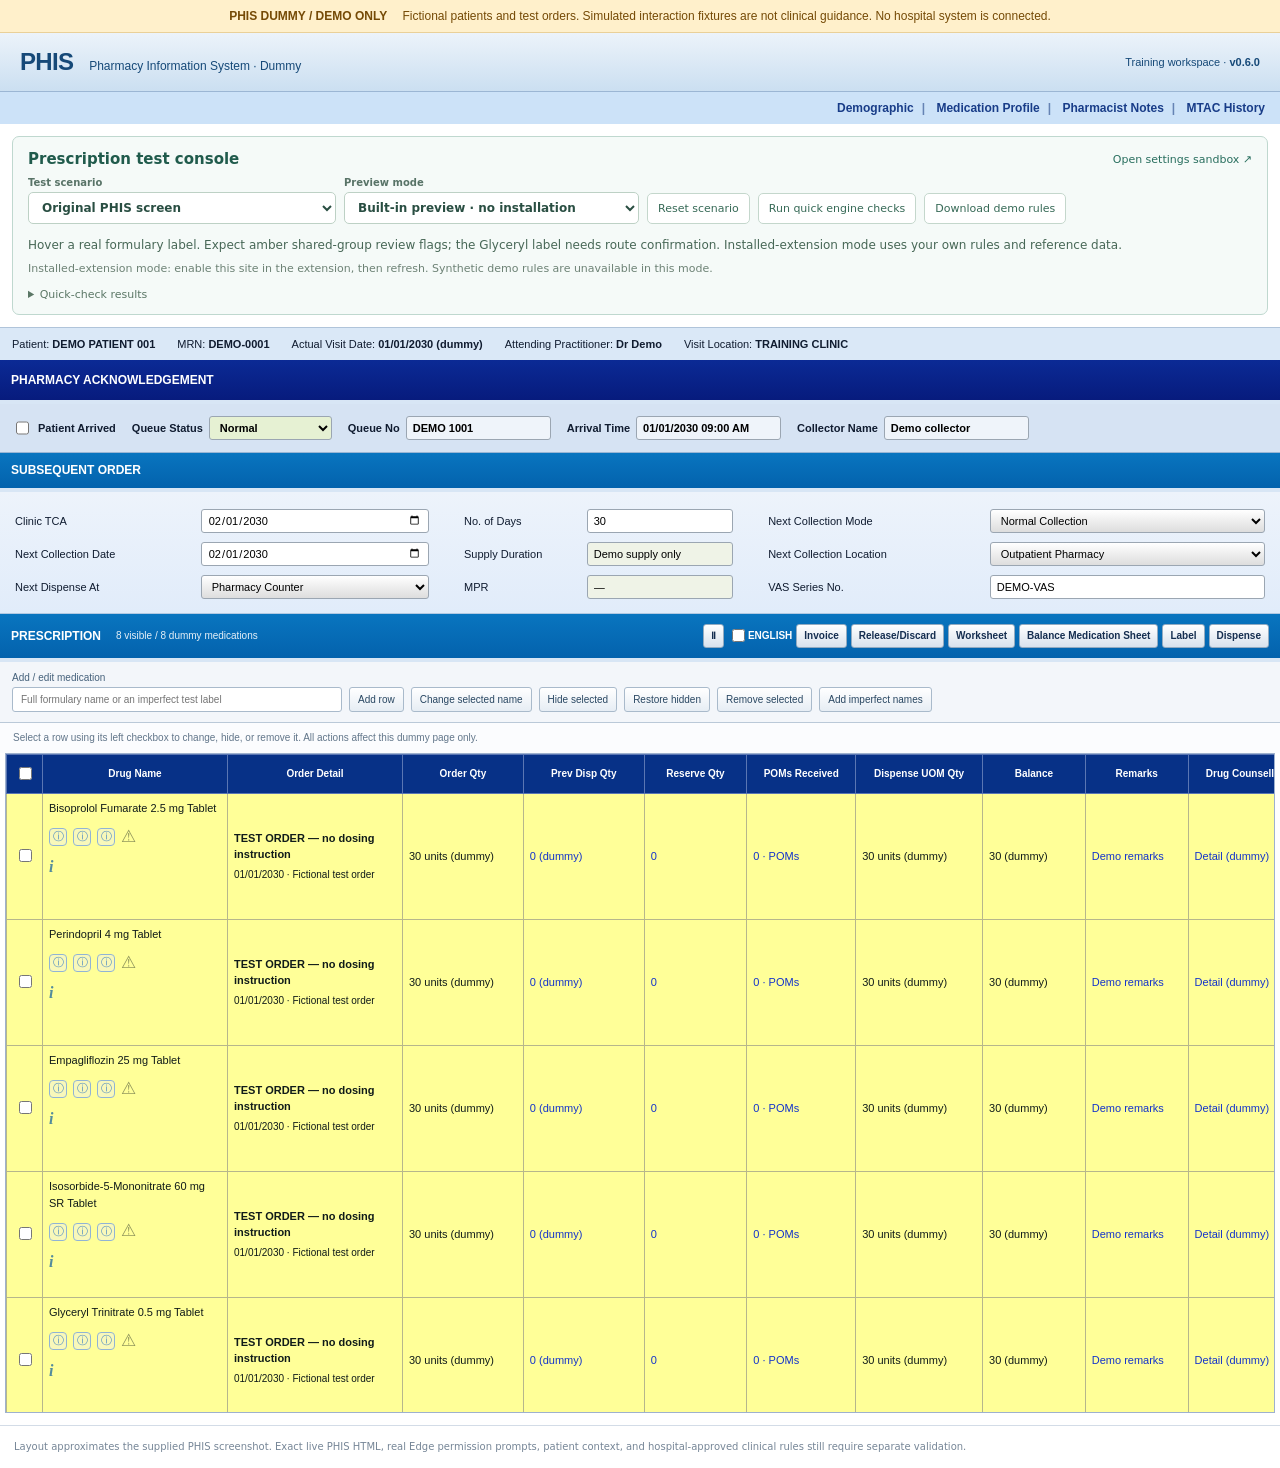
<file: demo/index.html>
<!doctype html>
<html lang="en" data-phis-demo="true">
<head><meta charset="utf-8"><meta name="viewport" content="width=device-width, initial-scale=1"><title>PHIS Dummy · Local training screen</title><link rel="stylesheet" href="demo.css"></head>
<body>
  <div class="demo-warning"><strong>PHIS DUMMY / DEMO ONLY</strong> Fictional patients and test orders. Simulated interaction fixtures are not clinical guidance. No hospital system is connected.</div>
  <header class="phis-header"><strong>PHIS <small>Pharmacy Information System · Dummy</small></strong><span>Training workspace · <b id="build-version"></b></span></header>
  <nav class="phis-links" aria-label="Dummy PHIS sections"><span>Demographic</span><span>Medication Profile</span><span>Pharmacist Notes</span><span>MTAC History</span></nav>
  <section class="lab" aria-label="Demo test console">
    <div class="lab-heading"><h1>Prescription test console</h1><a href="settings-preview.html" target="_blank" rel="noopener">Open settings sandbox ↗</a></div>
    <div class="lab-controls"><label>Test scenario<select id="scenario"></select></label><label>Preview mode<select id="preview-mode"><option value="builtin">Built-in preview · no installation</option><option value="extension">Installed extension · real permissions</option></select></label><button id="reset">Reset scenario</button><button id="quick-checks">Run quick engine checks</button><button id="export-rules">Download demo rules</button></div>
    <p id="expected" class="expected"></p><p id="preview-status" role="status">Starting local preview…</p>
    <details id="quick-results"><summary>Quick-check results</summary><ol id="results"></ol><p>These checks exercise matching and rule logic. Use the presets to test hover, scrolling, selection, and row changes.</p></details>
  </section>

  <div class="patient-strip"><span>Patient: <b>DEMO PATIENT 001</b></span><span>MRN: <b>DEMO-0001</b></span><span>Actual Visit Date: <b>01/01/2030 (dummy)</b></span><span>Attending Practitioner: <b>Dr Demo</b></span><span>Visit Location: <b>TRAINING CLINIC</b></span></div>
  <h2 class="section-bar dark">PHARMACY ACKNOWLEDGEMENT</h2>
  <div class="queue-strip"><label><input type="checkbox"> Patient Arrived</label><label>Queue Status <select><option>Normal</option><option>Priority (dummy)</option></select></label><label>Queue No <input value="DEMO 1001" aria-label="Dummy queue number"></label><label>Arrival Time <input value="01/01/2030 09:00 AM" readonly></label><label>Collector Name <input value="Demo collector"></label></div>
  <h2 class="section-bar">SUBSEQUENT ORDER</h2>
  <div class="collection-form">
    <div><label>Clinic TCA <input type="date" value="2030-02-01"></label><label>Next Collection Date <input type="date" value="2030-02-01"></label><label>Next Dispense At <select><option>Pharmacy Counter</option><option>Dummy collection point</option></select></label></div>
    <div><label>No. of Days <input value="30" aria-label="Dummy number of days"></label><label>Supply Duration <input value="Demo supply only" readonly></label><label>MPR <input value="—" readonly></label></div>
    <div><label>Next Collection Mode <select><option>Normal Collection</option><option>Dummy appointment</option></select></label><label>Next Collection Location <select><option>Outpatient Pharmacy</option><option>Training counter</option></select></label><label>VAS Series No. <input value="DEMO-VAS"></label></div>
  </div>
  <div class="section-bar prescription-bar"><h2>PRESCRIPTION</h2><span id="medication-count">0 medications</span><div class="phis-actions"><button data-action="Pause">Ⅱ</button><label><input type="checkbox"> ENGLISH</label><button data-action="Invoice">Invoice</button><button data-action="Release / Discard">Release/Discard</button><button data-action="Worksheet">Worksheet</button><button data-action="Balance medication sheet">Balance Medication Sheet</button><button data-action="Label">Label</button><button data-action="Dispense">Dispense</button></div></div>
  <div class="row-tools"><label>Add / edit medication <input id="drug-input" list="medication-options" placeholder="Full formulary name or an imperfect test label"><datalist id="medication-options"></datalist></label><button id="add">Add row</button><button id="edit">Change selected name</button><button id="hide">Hide selected</button><button id="restore">Restore hidden</button><button id="remove">Remove selected</button><button id="imperfect">Add imperfect names</button></div>
  <p id="lab-message" role="status">Select a row using its left checkbox to change, hide, or remove it. All actions affect this dummy page only.</p>
  <div class="grid-scroll"><table id="prescription-table" aria-label="Mock prescription"><thead><tr><th><input id="select-all" type="checkbox" aria-label="Select all dummy medications"></th><th>Drug Name</th><th>Order Detail</th><th>Order Qty</th><th>Prev Disp Qty</th><th>Reserve Qty</th><th>POMs Received</th><th>Dispense UOM Qty</th><th>Balance</th><th>Remarks</th><th>Drug Counselling</th><th>Extemporaneous</th><th>Prescriber Name</th><th>Drug Status</th><th>Complete</th></tr></thead><tbody id="rows"></tbody></table></div>
  <section id="secondary" hidden><h2 class="section-bar">SEPARATE DUMMY PRESCRIPTION — MUST NOT COMBINE WITH ABOVE</h2><div class="grid-scroll"><table aria-label="Separate mock prescription"><thead><tr><th>Select</th><th>Drug Name</th><th>Order Detail</th><th>Order Qty</th><th>Prev Disp Qty</th><th>Reserve Qty</th><th>POMs Received</th><th>Dispense UOM Qty</th><th>Balance</th><th>Remarks</th><th>Drug Counselling</th><th>Extemporaneous</th><th>Prescriber Name</th><th>Drug Status</th><th>Complete</th></tr></thead><tbody id="secondary-rows"></tbody></table></div></section>
  <footer class="demo-footer">Layout approximates the supplied PHIS screenshot. Exact live PHIS HTML, real Edge permission prompts, patient context, and hospital-approved clinical rules still require separate validation.</footer>
  <script src="data/formulary.js"></script><script src="scenarios.js"></script><script src="adapter.js"></script><script src="demo.js"></script><script src="preview.js"></script>
</body></html>
</file>
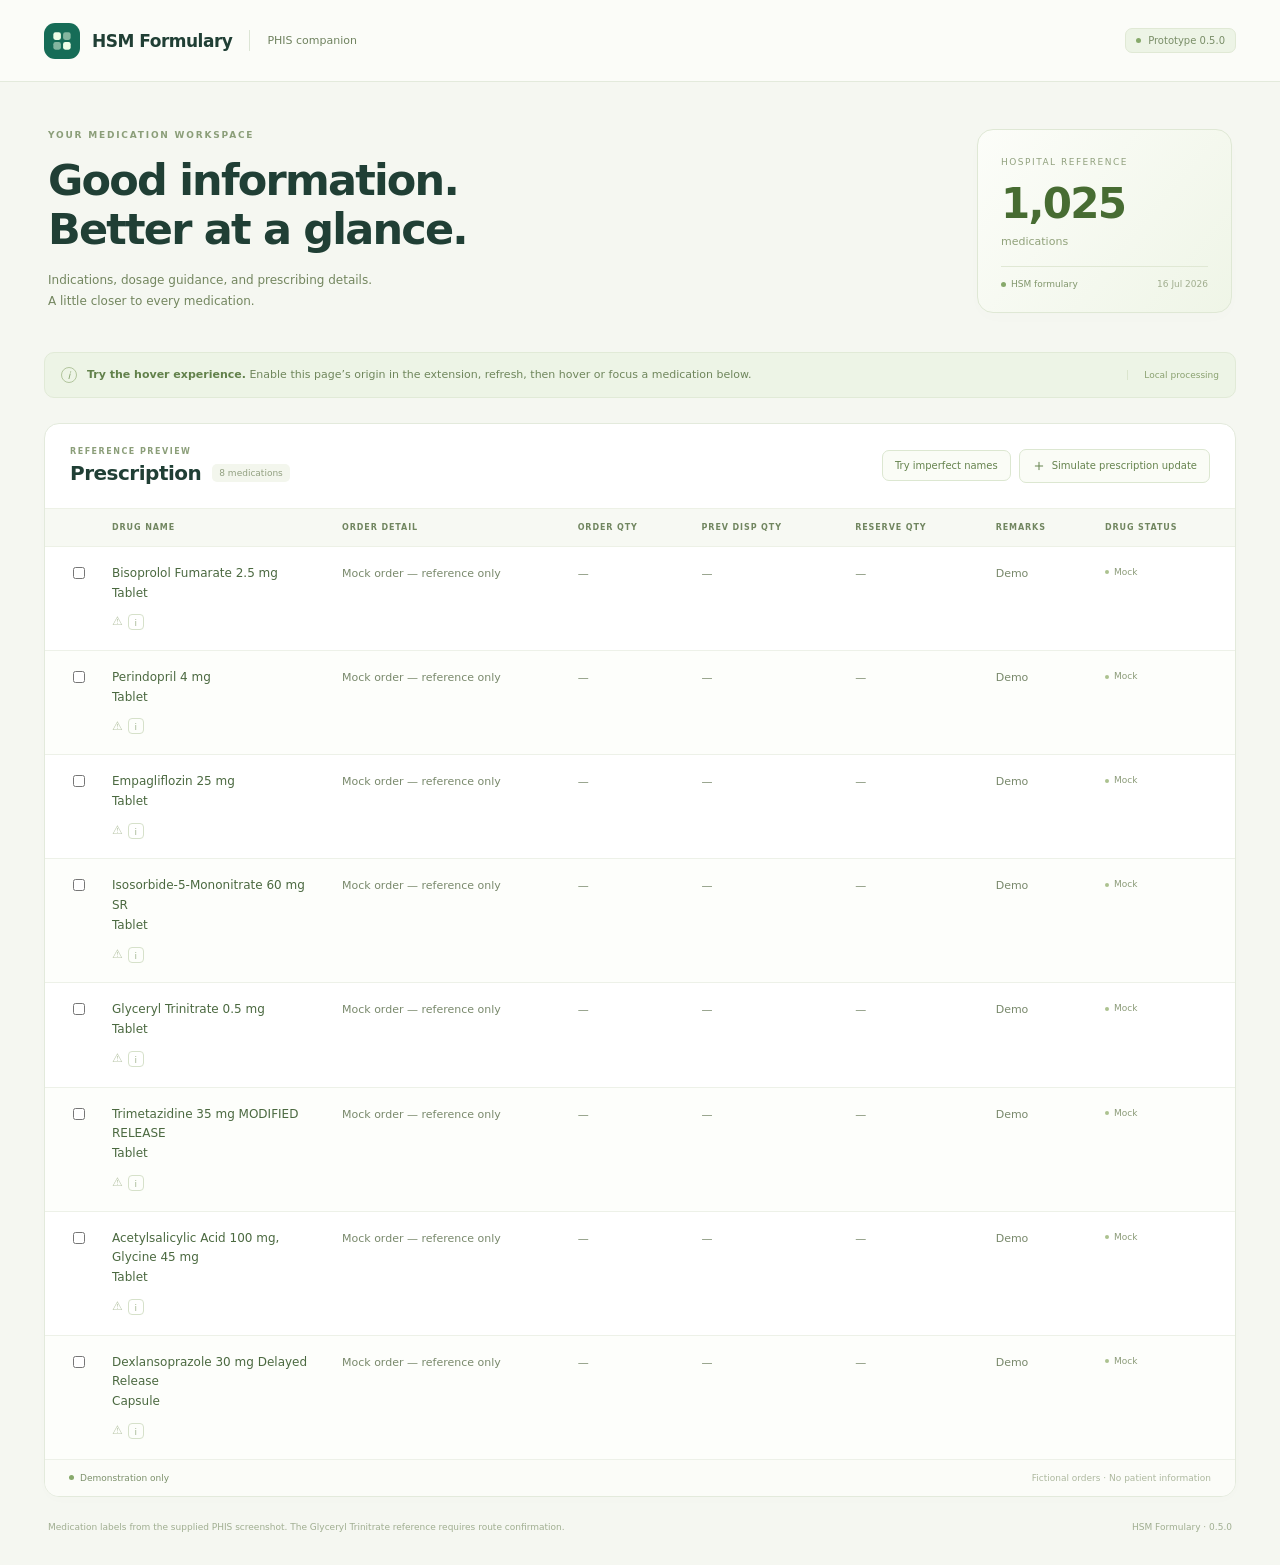
<file: tests/fixtures/reference/index.html>
<!doctype html>
<html lang="en">
<head>
  <meta charset="utf-8">
  <meta name="viewport" content="width=device-width, initial-scale=1">
  <title>HSM PHIS · Formulary workspace</title>
  <link rel="stylesheet" href="demo.css">
</head>
<body>
  <header class="navigation"><a class="wordmark" href="index.html"><span class="logo" aria-hidden="true"><svg viewBox="0 0 24 24" fill="currentColor"><rect x="4" y="4" width="7" height="7" rx="2"/><rect x="13" y="4" width="7" height="7" rx="2" opacity=".5"/><rect x="4" y="13" width="7" height="7" rx="2" opacity=".5"/><rect x="13" y="13" width="7" height="7" rx="2"/></svg></span><strong>HSM Formulary</strong><span class="nav-divider"></span><span class="workspace-label">PHIS companion</span></a><span class="prototype-badge"><span></span>Prototype 0.5.0</span></header>
  <main>
    <section class="welcome"><div><span class="eyebrow">YOUR MEDICATION WORKSPACE</span><h1>Good information.<br>Better at a glance.</h1><p>Indications, dosage guidance, and prescribing details.<br>A little closer to every medication.</p></div><div class="reference-card"><span class="reference-label">HOSPITAL REFERENCE</span><strong>1,025<span>medications</span></strong><div class="reference-meta"><span class="live-dot"></span> HSM formulary<span class="meta-date">16 Jul 2026</span></div></div></section>
    <aside class="connection-note"><span class="note-icon" aria-hidden="true">i</span><p><strong>Try the hover experience.</strong> Enable this page’s origin in the extension, refresh, then hover or focus a medication below.</p><span class="local-tag">Local processing</span></aside>
    <section class="prescription-card" aria-labelledby="prescription-title">
      <div class="table-toolbar"><div><span class="eyebrow">REFERENCE PREVIEW</span><h2 id="prescription-title">Prescription<span id="medication-count">8 medications</span></h2></div><div class="toolbar-actions"><button id="imperfect">Try imperfect names</button><button id="add"><svg aria-hidden="true" viewBox="0 0 24 24" fill="none" stroke="currentColor" stroke-width="1.7"><path d="M12 5v14M5 12h14"/></svg>Simulate prescription update</button></div></div>
      <div class="table-scroll">
        <table aria-label="Mock prescription">
          <thead><tr><th aria-label="Select"></th><th>Drug Name</th><th>Order Detail</th><th>Order Qty</th><th>Prev Disp Qty</th><th>Reserve Qty</th><th>Remarks</th><th>Drug Status</th></tr></thead>
          <tbody id="rows"></tbody>
        </table>
      </div>
      <div class="table-footer"><span class="live-dot"></span>Demonstration only<span>Fictional orders · No patient information</span></div>
    </section>
    <footer class="page-footer"><p>Medication labels from the supplied PHIS screenshot. The Glyceryl Trinitrate reference requires route confirmation.</p><span>HSM Formulary · 0.5.0</span></footer>
  </main>
  <script src="demo.js"></script>
</body>
</html>
</file>
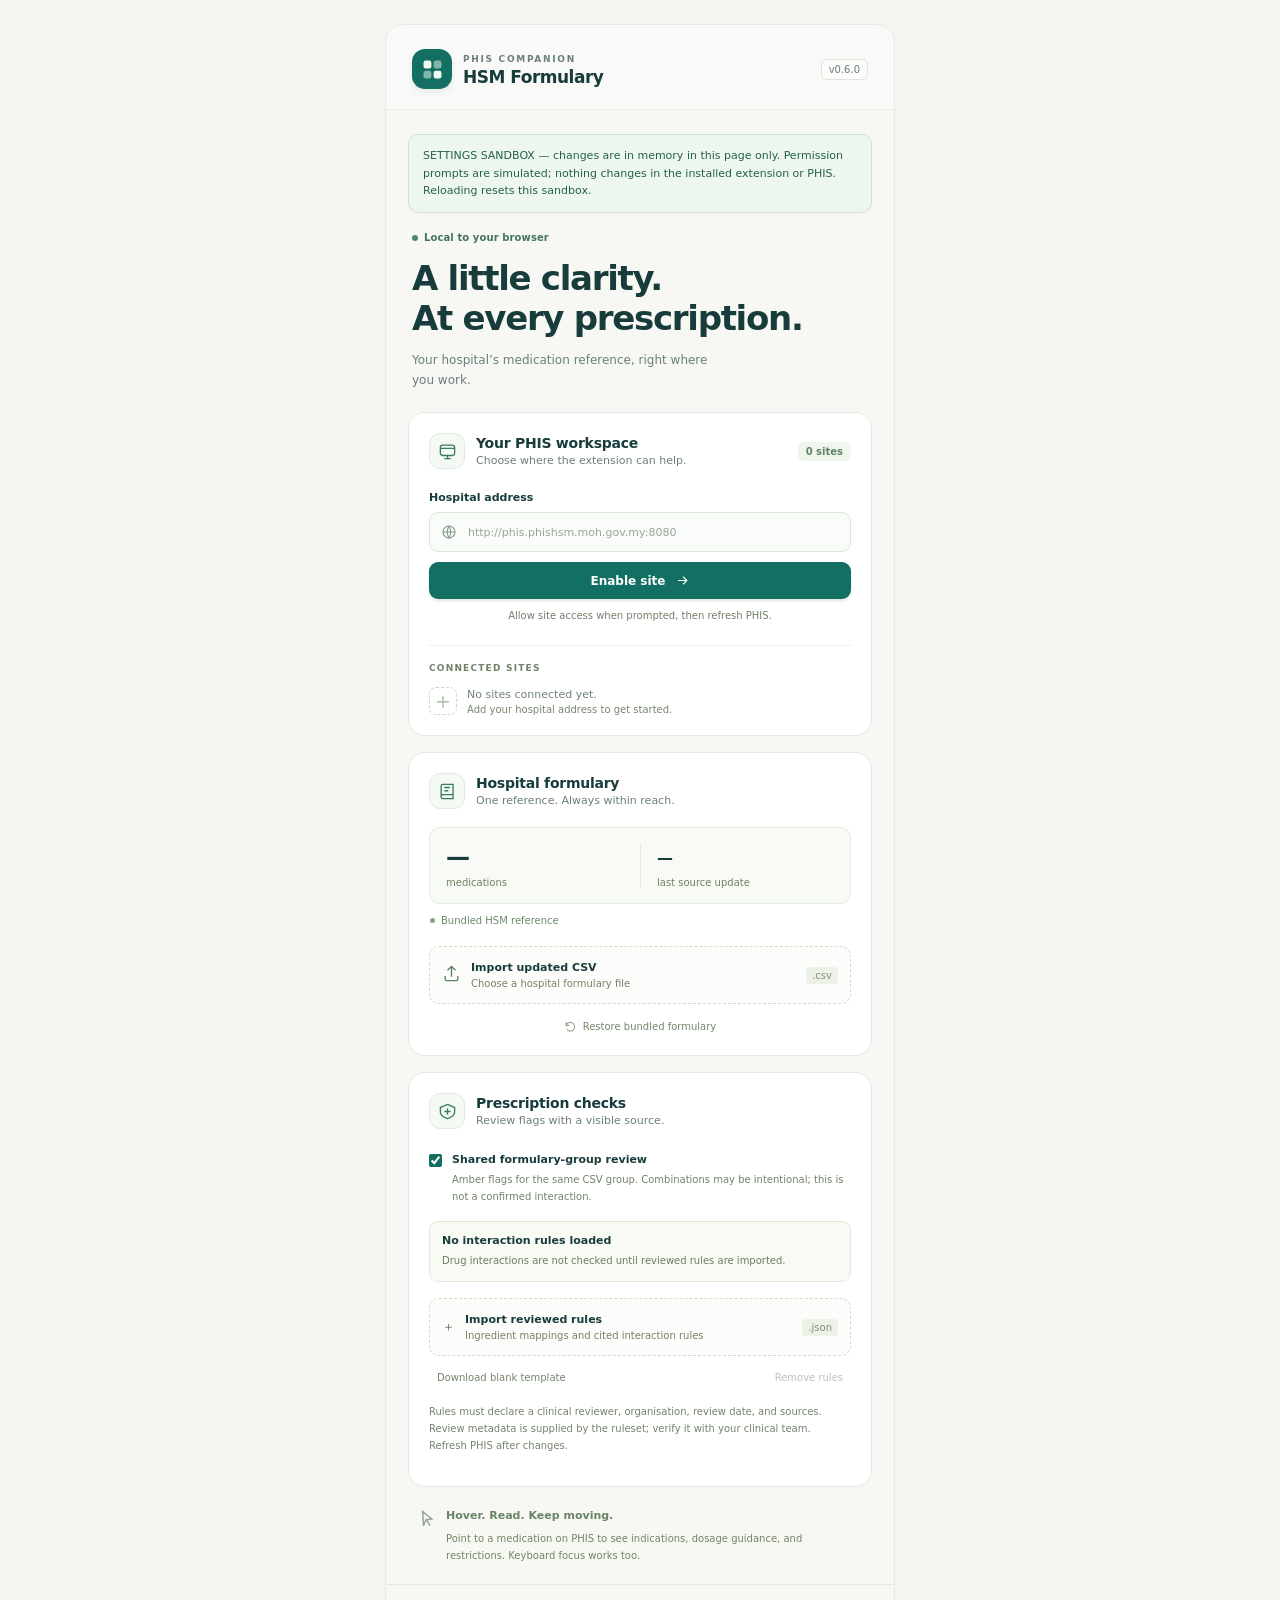
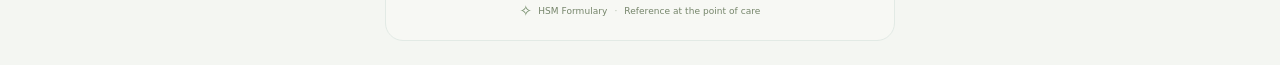
<file: demo/settings-preview.html>
<!-- Generated by scripts/build-demo.cjs -->
<!doctype html>
<html lang="en" data-phis-demo="true" data-phis-demo-view="settings">
<head>
  <meta charset="utf-8">
  <meta name="viewport" content="width=device-width, initial-scale=1">
  <title>HSM Formulary · Settings</title>
  <link rel="stylesheet" href="../extension/settings.css">
</head>
<body>
  <div class="app">
    <header class="app-header">
      <a class="identity" href="settings-preview.html" aria-label="HSM Formulary home">
        <span class="brand-mark" aria-hidden="true"><svg viewBox="0 0 24 24" fill="none"><rect x="4" y="4" width="7" height="7" rx="2" fill="currentColor"/><rect x="13" y="4" width="7" height="7" rx="2" fill="currentColor" opacity=".5"/><rect x="4" y="13" width="7" height="7" rx="2" fill="currentColor" opacity=".5"/><rect x="13" y="13" width="7" height="7" rx="2" fill="currentColor"/></svg></span>
        <span><span class="eyebrow">PHIS companion</span><strong>HSM Formulary</strong></span>
      </a>
      <span class="version" id="version">v0.6.0</span>
    </header>

    <main><p class="notice">SETTINGS SANDBOX — changes are in memory in this page only. Permission prompts are simulated; nothing changes in the installed extension or PHIS. Reloading resets this sandbox.</p>
      <div class="intro"><span class="local-badge"><span class="status-dot"></span> Local to your browser</span><h1>A little clarity.<br>At every prescription.</h1><p>Your hospital’s medication reference, right where you work.</p></div>
      <p id="status" class="notice" role="status" aria-live="polite" hidden></p>

      <section class="card" aria-labelledby="workspace-title">
        <div class="card-heading"><div class="section-icon" aria-hidden="true"><svg viewBox="0 0 24 24" fill="none" stroke="currentColor" stroke-width="1.7"><rect x="3" y="4" width="18" height="13" rx="3"/><path d="M8 21h8m-4-4v4M3 8h18"/></svg></div><div><h2 id="workspace-title">Your PHIS workspace</h2><p>Choose where the extension can help.</p></div><span class="count-badge" id="site-count">0 sites</span></div>
        <form id="site-form">
          <label for="site">Hospital address</label>
          <div class="input-wrap"><svg aria-hidden="true" viewBox="0 0 24 24" fill="none" stroke="currentColor" stroke-width="1.6"><circle cx="12" cy="12" r="9"/><path d="M3 12h18M12 3a18 18 0 0 1 0 18 18 18 0 0 1 0-18"/></svg><input id="site" type="text" inputmode="url" autocomplete="off" spellcheck="false" placeholder="http://phis.phishsm.moh.gov.my:8080" required></div>
          <button id="add" class="button primary" type="submit">Enable site<svg aria-hidden="true" viewBox="0 0 24 24" fill="none" stroke="currentColor" stroke-width="1.8"><path d="M5 12h14m-6-6 6 6-6 6"/></svg></button>
          <p class="hint">Allow site access when prompted, then refresh PHIS.</p>
        </form>
        <div class="site-list-heading"><span>CONNECTED SITES</span></div>
        <ul id="sites" class="site-list" aria-label="Connected PHIS sites"></ul>
        <div id="empty-sites" class="empty-state"><span class="empty-symbol" aria-hidden="true">+</span><p>No sites connected yet.<span>Add your hospital address to get started.</span></p></div>
      </section>

      <section class="card" aria-labelledby="formulary-title">
        <div class="card-heading"><div class="section-icon" aria-hidden="true"><svg viewBox="0 0 24 24" fill="none" stroke="currentColor" stroke-width="1.7"><path d="M4 5a2 2 0 0 1 2-2h13v18H6a2 2 0 0 1-2-2V5Zm0 13a2 2 0 0 1 2-2h13M8 7h7m-7 4h5"/></svg></div><div><h2 id="formulary-title">Hospital formulary</h2><p>One reference. Always within reach.</p></div></div>
        <div id="summary" class="reference-stats" aria-live="polite"><div><strong id="record-count">—</strong><span>medications</span></div><div><strong id="updated-date">—</strong><span>last source update</span></div></div>
        <div class="source-row"><span class="source-dot" aria-hidden="true"></span><span id="source-label">Bundled HSM reference</span></div>
        <label class="upload-control" for="csv"><span class="upload-icon" aria-hidden="true"><svg viewBox="0 0 24 24" fill="none" stroke="currentColor" stroke-width="1.7"><path d="M12 16V3m-5 5 5-5 5 5M4 15v4a2 2 0 0 0 2 2h12a2 2 0 0 0 2-2v-4"/></svg></span><span><strong>Import updated CSV</strong><span>Choose a hospital formulary file</span></span><span class="file-tag">.csv</span><input id="csv" class="visually-hidden" type="file" accept=".csv,text/csv"></label>
        <button id="reset" class="text-button" type="button"><svg aria-hidden="true" viewBox="0 0 24 24" fill="none" stroke="currentColor" stroke-width="1.7"><path d="M4 10a8 8 0 1 1 1 7M4 4v6h6"/></svg>Restore bundled formulary</button>
      </section>

      <section class="card" aria-labelledby="checks-title">
        <div class="card-heading"><div class="section-icon" aria-hidden="true"><svg viewBox="0 0 24 24" fill="none" stroke="currentColor" stroke-width="1.7"><path d="m12 3 9 4v6c0 5-9 8-9 8s-9-3-9-8V7l9-4Z"/><path d="M8 12h8m-4-4v8"/></svg></div><div><h2 id="checks-title">Prescription checks</h2><p>Review flags with a visible source.</p></div></div>
        <label class="check-toggle"><input id="broad-groups" type="checkbox" checked><span><strong>Shared formulary-group review</strong><small>Amber flags for the same CSV group. Combinations may be intentional; this is not a confirmed interaction.</small></span></label>
        <p id="group-coverage" class="check-help"></p>
        <div class="rules-status"><strong id="rules-summary">No interaction rules loaded</strong><p id="rules-meta">Drug interactions are not checked until reviewed rules are imported.</p></div>
        <label class="upload-control" for="rules-file"><span class="upload-icon" aria-hidden="true">＋</span><span><strong>Import reviewed rules</strong><span>Ingredient mappings and cited interaction rules</span></span><span class="file-tag">.json</span><input id="rules-file" class="visually-hidden" type="file" accept=".json,application/json"></label>
        <div class="rules-actions"><button id="rules-template" class="text-button" type="button">Download blank template</button><button id="rules-clear" class="text-button" type="button" disabled>Remove rules</button></div>
        <p class="check-help">Rules must declare a clinical reviewer, organisation, review date, and sources. Review metadata is supplied by the ruleset; verify it with your clinical team. Refresh PHIS after changes.</p>
      </section>

      <div class="how-to"><span aria-hidden="true"><svg viewBox="0 0 24 24" fill="none" stroke="currentColor" stroke-width="1.7"><path d="m8 3 11 9-7 1-3 7L8 3Zm5 11 4 6"/></svg></span><p><strong>Hover. Read. Keep moving.</strong>Point to a medication on PHIS to see indications, dosage guidance, and restrictions. Keyboard focus works too.</p></div>
    </main>
    <footer class="app-footer"><span class="footer-mark" aria-hidden="true">✧</span>HSM Formulary<span class="footer-divider">·</span>Reference at the point of care</footer>
  </div>
  <script src="data/formulary.js"></script><script src="scenarios.js"></script><script src="adapter.js"></script>
  <script src="../extension/csv.js"></script>
  <script src="../extension/matcher.js"></script>
  <script src="../extension/checks.js"></script>
  <script src="../extension/settings.js"></script>
</body>
</html>
</file>
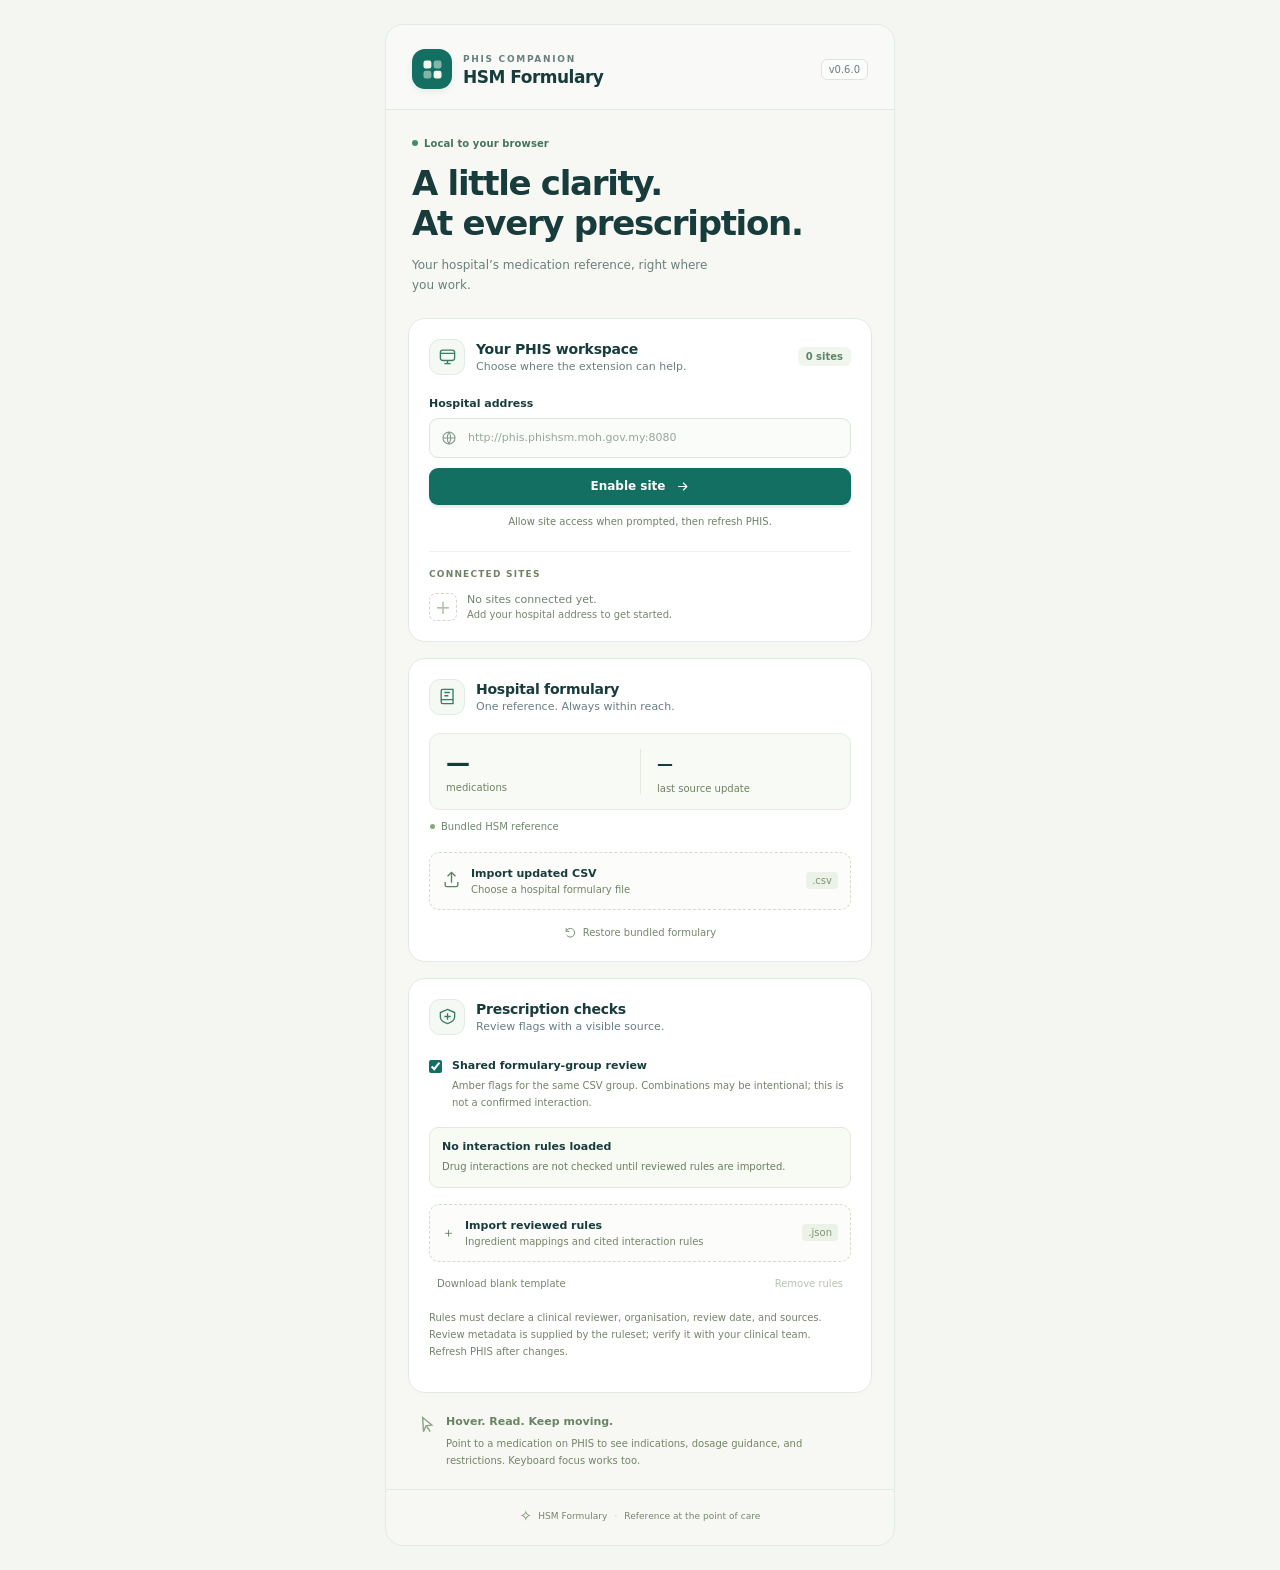
<file: extension/settings.html>
<!doctype html>
<html lang="en">
<head>
  <meta charset="utf-8">
  <meta name="viewport" content="width=device-width, initial-scale=1">
  <title>HSM Formulary · Settings</title>
  <link rel="stylesheet" href="settings.css">
</head>
<body>
  <div class="app">
    <header class="app-header">
      <a class="identity" href="settings.html" aria-label="HSM Formulary home">
        <span class="brand-mark" aria-hidden="true"><svg viewBox="0 0 24 24" fill="none"><rect x="4" y="4" width="7" height="7" rx="2" fill="currentColor"/><rect x="13" y="4" width="7" height="7" rx="2" fill="currentColor" opacity=".5"/><rect x="4" y="13" width="7" height="7" rx="2" fill="currentColor" opacity=".5"/><rect x="13" y="13" width="7" height="7" rx="2" fill="currentColor"/></svg></span>
        <span><span class="eyebrow">PHIS companion</span><strong>HSM Formulary</strong></span>
      </a>
      <span class="version" id="version">v0.6.0</span>
    </header>

    <main>
      <div class="intro"><span class="local-badge"><span class="status-dot"></span> Local to your browser</span><h1>A little clarity.<br>At every prescription.</h1><p>Your hospital’s medication reference, right where you work.</p></div>
      <p id="status" class="notice" role="status" aria-live="polite" hidden></p>

      <section class="card" aria-labelledby="workspace-title">
        <div class="card-heading"><div class="section-icon" aria-hidden="true"><svg viewBox="0 0 24 24" fill="none" stroke="currentColor" stroke-width="1.7"><rect x="3" y="4" width="18" height="13" rx="3"/><path d="M8 21h8m-4-4v4M3 8h18"/></svg></div><div><h2 id="workspace-title">Your PHIS workspace</h2><p>Choose where the extension can help.</p></div><span class="count-badge" id="site-count">0 sites</span></div>
        <form id="site-form">
          <label for="site">Hospital address</label>
          <div class="input-wrap"><svg aria-hidden="true" viewBox="0 0 24 24" fill="none" stroke="currentColor" stroke-width="1.6"><circle cx="12" cy="12" r="9"/><path d="M3 12h18M12 3a18 18 0 0 1 0 18 18 18 0 0 1 0-18"/></svg><input id="site" type="text" inputmode="url" autocomplete="off" spellcheck="false" placeholder="http://phis.phishsm.moh.gov.my:8080" required></div>
          <button id="add" class="button primary" type="submit">Enable site<svg aria-hidden="true" viewBox="0 0 24 24" fill="none" stroke="currentColor" stroke-width="1.8"><path d="M5 12h14m-6-6 6 6-6 6"/></svg></button>
          <p class="hint">Allow site access when prompted, then refresh PHIS.</p>
        </form>
        <div class="site-list-heading"><span>CONNECTED SITES</span></div>
        <ul id="sites" class="site-list" aria-label="Connected PHIS sites"></ul>
        <div id="empty-sites" class="empty-state"><span class="empty-symbol" aria-hidden="true">+</span><p>No sites connected yet.<span>Add your hospital address to get started.</span></p></div>
      </section>

      <section class="card" aria-labelledby="formulary-title">
        <div class="card-heading"><div class="section-icon" aria-hidden="true"><svg viewBox="0 0 24 24" fill="none" stroke="currentColor" stroke-width="1.7"><path d="M4 5a2 2 0 0 1 2-2h13v18H6a2 2 0 0 1-2-2V5Zm0 13a2 2 0 0 1 2-2h13M8 7h7m-7 4h5"/></svg></div><div><h2 id="formulary-title">Hospital formulary</h2><p>One reference. Always within reach.</p></div></div>
        <div id="summary" class="reference-stats" aria-live="polite"><div><strong id="record-count">—</strong><span>medications</span></div><div><strong id="updated-date">—</strong><span>last source update</span></div></div>
        <div class="source-row"><span class="source-dot" aria-hidden="true"></span><span id="source-label">Bundled HSM reference</span></div>
        <label class="upload-control" for="csv"><span class="upload-icon" aria-hidden="true"><svg viewBox="0 0 24 24" fill="none" stroke="currentColor" stroke-width="1.7"><path d="M12 16V3m-5 5 5-5 5 5M4 15v4a2 2 0 0 0 2 2h12a2 2 0 0 0 2-2v-4"/></svg></span><span><strong>Import updated CSV</strong><span>Choose a hospital formulary file</span></span><span class="file-tag">.csv</span><input id="csv" class="visually-hidden" type="file" accept=".csv,text/csv"></label>
        <button id="reset" class="text-button" type="button"><svg aria-hidden="true" viewBox="0 0 24 24" fill="none" stroke="currentColor" stroke-width="1.7"><path d="M4 10a8 8 0 1 1 1 7M4 4v6h6"/></svg>Restore bundled formulary</button>
      </section>

      <section class="card" aria-labelledby="checks-title">
        <div class="card-heading"><div class="section-icon" aria-hidden="true"><svg viewBox="0 0 24 24" fill="none" stroke="currentColor" stroke-width="1.7"><path d="m12 3 9 4v6c0 5-9 8-9 8s-9-3-9-8V7l9-4Z"/><path d="M8 12h8m-4-4v8"/></svg></div><div><h2 id="checks-title">Prescription checks</h2><p>Review flags with a visible source.</p></div></div>
        <label class="check-toggle"><input id="broad-groups" type="checkbox" checked><span><strong>Shared formulary-group review</strong><small>Amber flags for the same CSV group. Combinations may be intentional; this is not a confirmed interaction.</small></span></label>
        <p id="group-coverage" class="check-help"></p>
        <div class="rules-status"><strong id="rules-summary">No interaction rules loaded</strong><p id="rules-meta">Drug interactions are not checked until reviewed rules are imported.</p></div>
        <label class="upload-control" for="rules-file"><span class="upload-icon" aria-hidden="true">＋</span><span><strong>Import reviewed rules</strong><span>Ingredient mappings and cited interaction rules</span></span><span class="file-tag">.json</span><input id="rules-file" class="visually-hidden" type="file" accept=".json,application/json"></label>
        <div class="rules-actions"><button id="rules-template" class="text-button" type="button">Download blank template</button><button id="rules-clear" class="text-button" type="button" disabled>Remove rules</button></div>
        <p class="check-help">Rules must declare a clinical reviewer, organisation, review date, and sources. Review metadata is supplied by the ruleset; verify it with your clinical team. Refresh PHIS after changes.</p>
      </section>

      <div class="how-to"><span aria-hidden="true"><svg viewBox="0 0 24 24" fill="none" stroke="currentColor" stroke-width="1.7"><path d="m8 3 11 9-7 1-3 7L8 3Zm5 11 4 6"/></svg></span><p><strong>Hover. Read. Keep moving.</strong>Point to a medication on PHIS to see indications, dosage guidance, and restrictions. Keyboard focus works too.</p></div>
    </main>
    <footer class="app-footer"><span class="footer-mark" aria-hidden="true">✧</span>HSM Formulary<span class="footer-divider">·</span>Reference at the point of care</footer>
  </div>
  <script src="csv.js"></script>
  <script src="matcher.js"></script>
  <script src="checks.js"></script>
  <script src="settings.js"></script>
</body>
</html>
</file>
<file: demo/demo.css>
:root{font:12px Arial,Helvetica,sans-serif;color:#101c30;background:white;color-scheme:light}*{box-sizing:border-box}body{margin:0}button,input,select{font:inherit}button{cursor:pointer}button:focus-visible,a:focus-visible,input:focus-visible,select:focus-visible{outline:3px solid #14968d;outline-offset:2px}[hidden]{display:none!important}.demo-warning{background:#fff0cb;color:#754a06;padding:9px 15px;text-align:center;border-bottom:1px solid #e9d099;font-size:12px}.demo-warning strong{margin-right:12px}.phis-header{display:flex;align-items:center;justify-content:space-between;padding:15px 20px;background:linear-gradient(#ecf3fa,#cbdff1);border-bottom:1px solid #9bb6d4;color:#164978}.phis-header>strong{font-size:24px;letter-spacing:-.7px}.phis-header small{font-size:12px;letter-spacing:0;font-weight:400;margin-left:10px}.phis-header>span{font-size:11px}.phis-links{display:flex;justify-content:flex-end;gap:0;background:#cce2f8;padding:9px 15px;color:#183c88;font-weight:bold}.phis-links span+span:before{content:" | ";margin:0 8px;color:#6583b4}.lab{background:#f5faf8;border:1px solid #bfd8cf;margin:12px;padding:13px 15px;border-radius:7px;font-family:"Segoe UI",system-ui,sans-serif}.lab-heading{display:flex;justify-content:space-between;align-items:center;margin-bottom:9px;gap:10px}.lab h1{font-size:15px;font-weight:650;margin:0;color:#205b4c}.lab a{color:#286e5e;font-size:11px;text-decoration:none}.lab a:hover{text-decoration:underline}.lab-controls{display:flex;align-items:end;gap:8px;flex-wrap:wrap}.lab-controls label{display:grid;gap:4px;font-size:10px;font-weight:600;color:#587367}.lab-controls select{min-width:230px;max-width:330px;padding:7px 9px;border:1px solid #bdd1c5;border-radius:5px;background:white;font-size:12px;color:#294e42}.lab button{background:#fff;color:#376a57;border:1px solid #c4d7cc;border-radius:5px;padding:8px 10px;font-size:11px}.lab button:hover{background:#eaf5ef}.expected{margin:12px 0 5px;font-size:12px;color:#476756;line-height:1.6}#preview-status{font-size:11px;color:#6d8275;margin:5px 0 0;line-height:1.6}#quick-results{margin-top:10px;color:#5b7766;font-size:11px}#quick-results summary{cursor:pointer}#quick-results ol{line-height:1.9;padding-left:20px}.pass{color:#276446}.fail{color:#a12c32}
.patient-strip{display:flex;gap:22px;flex-wrap:wrap;padding:10px 12px;background:#dae8f7;border-top:1px solid #b0c4da;font-size:11px}.section-bar{display:flex;align-items:center;background:linear-gradient(#0975bf,#0362ad);color:white;margin:0;padding:10px 11px;font-size:12px;font-weight:bold;border-bottom:4px solid #d8e6f5;min-height:39px}.section-bar.dark{background:linear-gradient(#0b2a95,#071b7d);padding-top:13px;padding-bottom:13px}.queue-strip{display:flex;align-items:center;gap:16px;flex-wrap:wrap;background:#d6e3f3;padding:9px 12px;border-bottom:1px solid #99b6d5}.queue-strip label{display:flex;align-items:center;gap:6px;font-size:11px;font-weight:bold}.queue-strip input:not([type=checkbox]){width:145px;background:#eff4fa}.queue-strip select{background:#e6f1d3;min-width:100px}.collection-form{display:grid;grid-template-columns:1fr .65fr 1.2fr;gap:35px;padding:17px 15px 14px;background:linear-gradient(#edf3fb,#e1ecfa);border-bottom:1px solid #b1c9e2}.collection-form>div{display:grid;gap:9px;align-content:start}.collection-form label{display:grid;grid-template-columns:minmax(110px,1fr) minmax(100px,1.3fr);align-items:center;gap:10px;font-size:11px}.collection-form input,.collection-form select,.queue-strip input,.queue-strip select{border:1px solid #9ba6b2;border-radius:3px;padding:4px 6px;min-width:0;height:24px}.collection-form select{background:linear-gradient(white,#ddd)}.collection-form input[readonly]{background:#eff3e7}.prescription-bar{gap:15px;justify-content:space-between}.prescription-bar h2{font-size:12px;margin:0}.prescription-bar>span{font-size:10px;font-weight:normal;opacity:.9}.phis-actions{display:flex;align-items:center;gap:4px;margin-left:auto;flex-wrap:wrap}.phis-actions button{padding:4px 7px;background:linear-gradient(white,#d8e2ed);border:1px solid #93abc1;border-radius:3px;color:#152e50;font-size:10px;min-height:24px}.phis-actions label{font-size:10px;display:flex;align-items:center}.row-tools{display:flex;align-items:end;gap:7px;flex-wrap:wrap;padding:10px 12px;background:#f3f6fa;border-bottom:1px solid #bac9d8}.row-tools label{display:grid;gap:4px;font-size:10px;color:#45617b}.row-tools input{width:330px;padding:6px 8px;border:1px solid #a9bacb;border-radius:3px;background:white}.row-tools button{padding:6px 8px;border:1px solid #a9bacb;border-radius:3px;background:linear-gradient(white,#e6edf4);font-size:10px;color:#294762}#lab-message{padding:7px 13px;font-size:10px;color:#62768a;background:#fbfcfe;margin:0;line-height:1.6}.grid-scroll{overflow:auto;max-height:660px;border:1px solid #9eb1ce;margin:0 5px 12px}table{border-collapse:collapse;min-width:1770px;width:100%;font:11px/1.45 Arial,sans-serif;background:#ffff98}th{background:#073187;color:white;font-size:10px;border:1px solid #5a76b3;text-align:center;padding:9px 7px;white-space:nowrap;position:sticky;top:0;z-index:1}td{padding:6px;border:1px solid #b6b68c;color:#101b19;vertical-align:middle;min-width:85px;height:126px}td:first-child{min-width:36px;width:36px;text-align:center}td:nth-child(2){width:185px;min-width:185px;vertical-align:top}td:nth-child(3){width:175px;min-width:175px;font-weight:bold}td:nth-child(4),td:nth-child(5){min-width:100px}td:nth-child(13){text-align:center;min-width:115px}td:last-child{text-align:center;min-width:75px}.name{display:block;line-height:1.5;font-weight:400}.icons{display:flex;align-items:center;gap:6px;margin-top:8px;flex-wrap:wrap;max-width:95px}.icons button{font-size:11px;color:#4e8cc2;border:1px solid #91b4d4;background:#f8f8ba;border-radius:4px;padding:0;width:18px;height:18px;display:grid;place-items:center}.icons .warning-icon{font-size:17px;color:#8e945b}.icons .info-icon{font-family:Georgia,serif;font-style:italic;color:#548c9c;font-weight:bold;font-size:16px}.blue-text{color:#1434cb}.order-note{font-size:10px;font-weight:400;margin-top:5px}.row-selected{background:#f7ee79}td:focus-visible{outline:3px solid #218b83;outline-offset:-3px}input[type=checkbox]{accent-color:#3866a8}.demo-footer{padding:12px 14px;font:10px/1.8 "Segoe UI",system-ui,sans-serif;color:#768697;border-top:1px solid #d3dce7}
@media(max-width:900px){.collection-form{gap:16px;grid-template-columns:1fr 1fr}.collection-form>div:last-child{grid-column:1/-1;grid-template-columns:1fr 1fr;gap:12px}.phis-header small{display:none}.patient-strip{gap:10px 20px}.lab-controls label{flex:1}.lab-controls select{width:100%;min-width:180px}.phis-actions{gap:3px}.phis-actions button{font-size:9px}.prescription-bar{flex-wrap:wrap}}@media(max-width:550px){.collection-form{grid-template-columns:1fr}.collection-form>div:last-child{grid-template-columns:1fr}.lab-heading{align-items:start;flex-direction:column}.lab-controls label{min-width:100%}.phis-links{font-size:10px}.phis-header>span{font-size:9px}.row-tools input{width:min(330px,90vw)}}
</file>
<file: tests/fixtures/reference/demo.css>
:root{color-scheme:light;--ink:#203f35;--muted:#8b9c80;--teal:#166c57;--line:#e3eadc;font-family:"Segoe UI",system-ui,-apple-system,sans-serif}*{box-sizing:border-box}body{margin:0;background:#f5f7f1;color:var(--ink);font-size:13px}a{color:inherit;text-decoration:none}button{font:inherit;cursor:pointer}svg{width:19px;height:19px}.navigation{display:flex;justify-content:space-between;align-items:center;height:82px;border-bottom:1px solid var(--line);padding:0 44px;background:#fbfcf8}.wordmark{display:flex;align-items:center;gap:12px}.logo{display:grid;place-items:center;color:#f0ffe8;background:var(--teal);width:36px;height:36px;border-radius:11px}.logo svg{width:26px;height:26px}.wordmark strong{font-size:17px;letter-spacing:-.5px;font-weight:600}.nav-divider{width:1px;height:21px;background:#dce5d5;margin:0 5px}.workspace-label{font-size:11px;color:#6f825f}.prototype-badge{display:flex;align-items:center;gap:7px;color:#7a8e68;font-size:10px;background:#edf4e6;border:1px solid #e0e9d5;border-radius:7px;padding:6px 10px}.prototype-badge>span,.live-dot{display:inline-block;background:#87a96b;height:5px;width:5px;border-radius:50%;flex-shrink:0}
main{max-width:1490px;margin:0 auto;padding:0 44px}.welcome{display:flex;justify-content:space-between;align-items:center;padding:47px 4px 39px;gap:32px}.eyebrow{display:block;font-size:9px;font-weight:650;letter-spacing:1.8px;color:#8b9e79}.welcome h1{font-size:43px;font-weight:550;line-height:1.14;letter-spacing:-1.8px;margin:16px 0}.welcome p{font-size:12px;color:#73865f;line-height:1.8;margin:0}.reference-card{width:255px;padding:23px;border:1px solid #dfe8d5;border-radius:16px;background:linear-gradient(130deg,#fcfdf9,#eff5e7);box-shadow:0 5px 18px #344e1e03}.reference-label{font-size:9px;letter-spacing:1.5px;color:#91a17e}.reference-card>strong{display:block;font-size:42px;line-height:1.25;font-weight:550;letter-spacing:-1.7px;color:#476c32;margin:10px 0 18px;font-variant-numeric:tabular-nums}.reference-card>strong span{display:block;font-size:11px;font-weight:400;letter-spacing:0;color:#91a27b;margin-top:4px}.reference-meta{display:flex;align-items:center;gap:5px;border-top:1px solid #e0e8d4;padding-top:12px;color:#81966c;font-size:9px}.meta-date{margin-left:auto;color:#a0ad8e}
.connection-note{display:flex;align-items:center;gap:10px;background:#edf4e6;border:1px solid #e1ead7;border-radius:10px;padding:13px 16px;margin-bottom:25px}.note-icon{display:grid;place-items:center;color:#8aa572;border:1px solid #b2c59d;border-radius:50%;width:16px;height:16px;font-size:10px;font-style:italic;flex-shrink:0}.connection-note p{font-size:11px;line-height:1.6;color:#6f865c;margin:0}.connection-note strong{font-weight:600;color:#62814b}.local-tag{margin-left:auto;color:#8aa170;font-size:9px;white-space:nowrap;border-left:1px solid #dbe5ce;padding-left:16px}
.prescription-card{border:1px solid var(--line);border-radius:15px;background:white;box-shadow:0 3px 14px #34511c03;overflow:hidden}.table-toolbar{display:flex;justify-content:space-between;align-items:center;padding:23px 25px}.table-toolbar .eyebrow{font-size:8px;letter-spacing:1.5px}.table-toolbar h2{display:flex;align-items:center;gap:11px;font-size:20px;font-weight:550;letter-spacing:-.5px;margin:5px 0 0}.table-toolbar h2 span{font-size:9px;letter-spacing:0;font-weight:500;color:#92a080;background:#f3f6ed;padding:4px 7px;border-radius:5px}.table-toolbar button{display:flex;align-items:center;gap:6px;font-size:10px;font-weight:500;color:#65834e;border:1px solid #dce7d1;background:#fafcf6;border-radius:7px;padding:9px 12px}.table-toolbar button:hover{background:#ecf4e3}.table-toolbar button svg{height:14px;width:14px}.table-scroll{overflow:auto}table{border-collapse:collapse;min-width:1030px;width:100%;font-size:11px}th{background:#f7f9f3;color:#718660;font-size:8px;font-weight:650;text-transform:uppercase;letter-spacing:.9px;padding:14px 12px;border-top:1px solid #edf1e6;border-bottom:1px solid #edf1e6;text-align:left;white-space:nowrap}td{padding:17px 12px;border-bottom:1px solid #edf1e8;color:#79896c;vertical-align:top;line-height:1.8;height:96px}tbody tr:last-child td{border-bottom:0}tbody tr:nth-child(even){background:#fdfefb}tbody tr:hover{background:#f7fbf3}td:first-child,th:first-child{padding-left:24px;width:47px}input[type=checkbox]{accent-color:var(--teal);width:12px;height:12px;cursor:pointer}td:nth-child(2){min-width:230px;width:230px;color:#4b6940;font-size:12px;font-weight:500}td:nth-child(3){min-width:160px;max-width:160px}td:last-child{font-size:9px;color:#8b9b78;white-space:nowrap}td:last-child::before{content:"";display:inline-block;height:4px;width:4px;border-radius:50%;background:#acc28f;margin-right:5px;vertical-align:middle}.name{display:block;line-height:1.65}.icons{display:flex;align-items:center;gap:5px;margin-top:8px;color:#b9c6a9;font-weight:400}.icons button{border:1px solid #d6e1ca;background:transparent;border-radius:4px;width:16px;height:16px;display:grid;place-items:center;padding:0;font-size:9px;color:#a4b692}.icons button:hover{background:#edf4e5;color:#688a4b}td:focus-visible{outline:2px solid #6fa485;outline-offset:-3px;background:#edf6e7}button:focus-visible,a:focus-visible{outline:3px solid #89b9a0;outline-offset:3px}.table-footer{display:flex;gap:6px;align-items:center;background:#fbfcf8;border-top:1px solid #edf1e8;padding:13px 24px;color:#7c906b;font-size:9px}.table-footer>span:last-child{margin-left:auto;color:#adb89f}.page-footer{display:flex;justify-content:space-between;align-items:center;gap:20px;padding:23px 4px 30px;color:#a0ae91;font-size:9px;line-height:1.7}.page-footer p{margin:0}.page-footer>span{white-space:nowrap}
@media(max-width:700px){.navigation{padding:0 20px;height:72px}.workspace-label,.nav-divider{display:none}main{padding:0 18px}.welcome{padding:30px 0;gap:20px}.welcome h1{font-size:33px}.welcome p br{display:none}.reference-card{width:165px;padding:17px;flex-shrink:0}.reference-card>strong{font-size:32px}.meta-date{display:none}.local-tag{display:none}.table-toolbar{padding:18px;gap:16px}.table-toolbar button{max-width:145px;font-size:9px}.table-toolbar h2{flex-wrap:wrap;gap:5px;font-size:18px}.page-footer{display:block}.page-footer>span{display:block;margin-top:8px}}
@media(max-width:450px){.reference-card{display:none}.connection-note{align-items:flex-start}.note-icon{margin-top:2px}.table-footer>span:last-child{display:none}}

.toolbar-actions{display:flex;align-items:center;justify-content:flex-end;gap:8px;flex-wrap:wrap}
</file>
<file: extension/settings.css>
:root{color-scheme:light;--ink:#183b3b;--muted:#6a7f7c;--teal:#126f62;--line:#e2eae5;--mint:#e9f4ed;--paper:#fff;--canvas:#f4f6f2;font-family:"Segoe UI",system-ui,-apple-system,sans-serif;font-size:13px;font-synthesis:none}
*{box-sizing:border-box}body{margin:0;background:var(--canvas);color:var(--ink);width:440px;min-height:100vh}button,input{font:inherit}button,a,label.upload-control{-webkit-tap-highlight-color:transparent}button{cursor:pointer}button:disabled{cursor:default;opacity:.5}button:focus-visible,a:focus-visible,input:focus-visible,.upload-control:focus-within{outline:3px solid #75b8a5;outline-offset:3px}svg{width:22px;height:22px;flex-shrink:0}a{color:inherit;text-decoration:none}[hidden]{display:none!important}
.app{width:100%;max-width:510px;margin:auto}.app-header{display:flex;align-items:center;justify-content:space-between;padding:24px 26px 20px;border-bottom:1px solid var(--line);background:#f9faf7}.identity{display:flex;align-items:center;gap:11px}.brand-mark{display:grid;place-items:center;width:40px;height:40px;border-radius:13px;background:var(--teal);color:#effcee;box-shadow:0 3px 7px #126f6218}.brand-mark svg{width:27px;height:27px}.eyebrow{display:block;color:var(--muted);text-transform:uppercase;font-size:9px;font-weight:700;letter-spacing:1.7px;line-height:1.8}.identity strong{font-size:17px;font-weight:650;letter-spacing:-.5px}.version{font-size:10px;color:var(--muted);border:1px solid #dce5dc;border-radius:6px;padding:4px 7px;background:#fff8}
main{padding:24px 22px 0}.intro{padding:0 4px 22px}.local-badge{display:inline-flex;align-items:center;gap:6px;font-size:10px;font-weight:600;color:#47735d;letter-spacing:.1px}.status-dot,.source-dot{height:6px;width:6px;border-radius:50%;background:#448c69;display:inline-block;flex-shrink:0}.intro h1{font-weight:600;font-size:30px;letter-spacing:-1.3px;line-height:1.19;margin:14px 0 11px}.intro>p{color:var(--muted);font-size:12px;line-height:1.7;margin:0;max-width:320px}
.card{padding:20px;margin-bottom:16px;background:var(--paper);border:1px solid var(--line);border-radius:17px;box-shadow:0 3px 10px #153c2e03}.card-heading{display:flex;align-items:center;gap:11px;margin-bottom:22px}.section-icon{display:grid;place-items:center;width:36px;height:36px;border:1px solid #e0ebe3;background:#f5f9f4;border-radius:11px;color:#387d68}.section-icon svg{width:19px;height:19px}.card-heading h2{font-size:14px;font-weight:650;letter-spacing:-.25px;margin:0 0 3px}.card-heading p{font-size:11px;color:var(--muted);margin:0}.count-badge{margin-left:auto;white-space:nowrap;font-size:10px;font-weight:600;color:#60836b;padding:4px 8px;border-radius:6px;background:#f0f5ed}
form>label{display:block;font-size:11px;font-weight:600;margin-bottom:8px}.input-wrap{display:flex;align-items:center;gap:9px;background:#fafcf9;border:1px solid #dce6dc;border-radius:9px;padding:11px}.input-wrap:focus-within{border-color:#5b9d83;box-shadow:0 0 0 3px #126f620b}.input-wrap>svg{width:16px;height:16px;color:#82978a}.input-wrap input{font-size:11px;background:transparent;border:0;outline:0;min-width:0;width:100%;color:var(--ink)}.input-wrap input::placeholder{color:#98a69a}.input-wrap input:focus-visible{outline:0}.button{display:flex;align-items:center;justify-content:center;gap:9px;font-weight:600;font-size:12px;width:100%;border:0;border-radius:9px;padding:11px 15px;transition:background .15s,box-shadow .15s}.button svg{height:15px;width:15px}.primary{margin-top:10px;background:var(--teal);color:white;box-shadow:0 2px 3px #125a4222}.primary:hover{background:#0b5f52;box-shadow:0 3px 9px #125a4222}.hint{font-size:10px;color:#6f8069;margin:9px 0 0;text-align:center;line-height:1.5}.site-list-heading{margin-top:22px;padding-top:17px;border-top:1px solid #edf1eb;font-size:9px;font-weight:650;letter-spacing:1.2px;color:#718269}.site-list{list-style:none;margin:0;padding:0}.site-row{display:flex;align-items:center;gap:9px;margin-top:12px;min-width:0}.site-symbol{width:27px;height:27px;border-radius:7px;background:#edf6ef;display:grid;place-items:center;color:#398164;flex-shrink:0}.site-symbol svg{width:14px;height:14px}.site-text{min-width:0;flex:1}.site-text strong{font-weight:500;font-size:11px;display:block;overflow-wrap:anywhere}.site-text small{display:block;color:#73836e;font-size:10px;margin-top:2px}.remove-site{background:none;color:#8e9c91;border:0;display:grid;place-items:center;padding:6px;border-radius:6px}.remove-site svg{width:15px;height:15px}.remove-site:hover{background:#fdf0ed;color:#a5503f}.empty-state{display:flex;align-items:center;gap:10px;margin-top:14px}.empty-symbol{color:#b2c0b0;border:1px dashed #ccd8c8;border-radius:7px;width:28px;height:28px;display:grid;place-items:center;font-size:19px}.empty-state p{font-size:11px;color:#708573;margin:0}.empty-state p span{display:block;color:#77866d;font-size:10px;margin-top:3px}
.reference-stats{display:grid;grid-template-columns:1fr 1fr;border:1px solid #e4ece2;background:#f8faf6;border-radius:11px;padding:15px 0;margin-top:-4px}.reference-stats>div{padding:0 16px}.reference-stats>div+div{border-left:1px solid #e2e9df}.reference-stats strong{display:block;font-size:24px;font-weight:600;letter-spacing:-.8px;font-variant-numeric:tabular-nums;line-height:1.2}.reference-stats>div+div strong{font-size:16px;line-height:29px;letter-spacing:-.4px}.reference-stats span{display:block;color:#6f8162;font-size:10px;margin-top:5px}.source-row{display:flex;align-items:center;gap:6px;font-size:10px;color:#6f886d;margin:11px 1px 20px}.source-dot{height:5px;width:5px;background:#85a67a}.upload-control{display:flex;align-items:center;position:relative;gap:10px;padding:14px 12px;border:1px dashed #cfddc9;border-radius:10px;background:#fcfdfb;cursor:pointer;transition:background .15s,border-color .15s}.upload-control:hover{border-color:#82ac8b;background:#f5faf2}.upload-icon{color:#598164}.upload-icon svg{height:19px;width:19px}.upload-control strong{display:block;font-size:11px;font-weight:600}.upload-control span span{display:block;margin-top:4px;font-size:10px;color:#738366}.file-tag{margin-left:auto;padding:3px 6px;border-radius:4px;background:#edf2e8;color:#85917b;font-size:10px}.text-button{display:flex;align-items:center;justify-content:center;gap:6px;font-size:10px;color:#75866b;border:0;background:none;padding:8px;margin:8px auto -6px}.text-button svg{width:13px;height:13px}.text-button:hover:enabled{color:var(--teal)}.visually-hidden{position:absolute;width:1px;height:1px;padding:0;margin:-1px;overflow:hidden;clip:rect(0,0,0,0);white-space:nowrap;border:0}
.notice{padding:12px 14px;font-size:11px;line-height:1.6;border:1px solid #cce2d2;background:#edf7ef;color:#25614a;border-radius:10px;margin:0 0 16px;white-space:pre-wrap}.notice.error{background:#fff4f0;color:#9a4935;border-color:#efd2c8}.how-to{display:flex;align-items:flex-start;gap:10px;padding:4px 8px 20px}.how-to>span{color:#8da18b;margin-top:2px}.how-to svg{width:20px;height:20px}.how-to p{font-size:10px;color:#738466;line-height:1.7;margin:0}.how-to strong{display:block;font-size:11px;font-weight:600;color:#698465;margin-bottom:4px}.app-footer{border-top:1px solid #e1e9de;padding:17px 18px 20px;display:flex;justify-content:center;align-items:center;gap:6px;color:#75856a;font-size:9px;letter-spacing:.05px}.footer-mark{color:#708a67;font-size:15px}.footer-divider{margin:0 1px;color:#b2bdab}
@media(min-width:650px){body{width:auto}.app{max-width:510px}.app-header{margin-top:24px;border:1px solid var(--line);border-radius:18px 18px 0 0}main{border:1px solid var(--line);border-top:0;border-bottom:0;background:#f7f8f4}.app-footer{border:1px solid var(--line);border-radius:0 0 18px 18px;margin-bottom:24px;background:#f7f8f4}.intro h1{font-size:34px}}
@media(max-width:439px){body{width:100%;min-width:320px}main{padding:20px 15px 0}.app-header{padding:20px}.card{padding:17px}.intro h1{font-size:28px}}
@media(prefers-reduced-motion:reduce){*{transition:none!important}}

.check-toggle{display:flex;gap:10px;align-items:flex-start;cursor:pointer}.check-toggle input{margin:3px 0 0;accent-color:var(--teal);flex-shrink:0}.check-toggle strong{font-size:11px;font-weight:600}.check-toggle small{display:block;font-size:10px;line-height:1.7;color:#728269;margin-top:5px}.check-help{font-size:10px;line-height:1.7;color:#74836b;margin:12px 0}.rules-status{padding:12px;border:1px solid #e5e9dd;border-radius:9px;background:#f8faf4;margin:16px 0}.rules-status strong{font-size:11px;font-weight:600;display:block;overflow-wrap:anywhere}.rules-status p{font-size:10px;line-height:1.7;color:#6d7d63;margin:5px 0 0;overflow-wrap:anywhere}.rules-actions{display:flex;gap:10px;justify-content:space-between}.rules-actions .text-button{margin:8px 0 0;text-align:left}.rules-status.error{border-color:#ebc7c0;background:#fff4f0}
</file>
